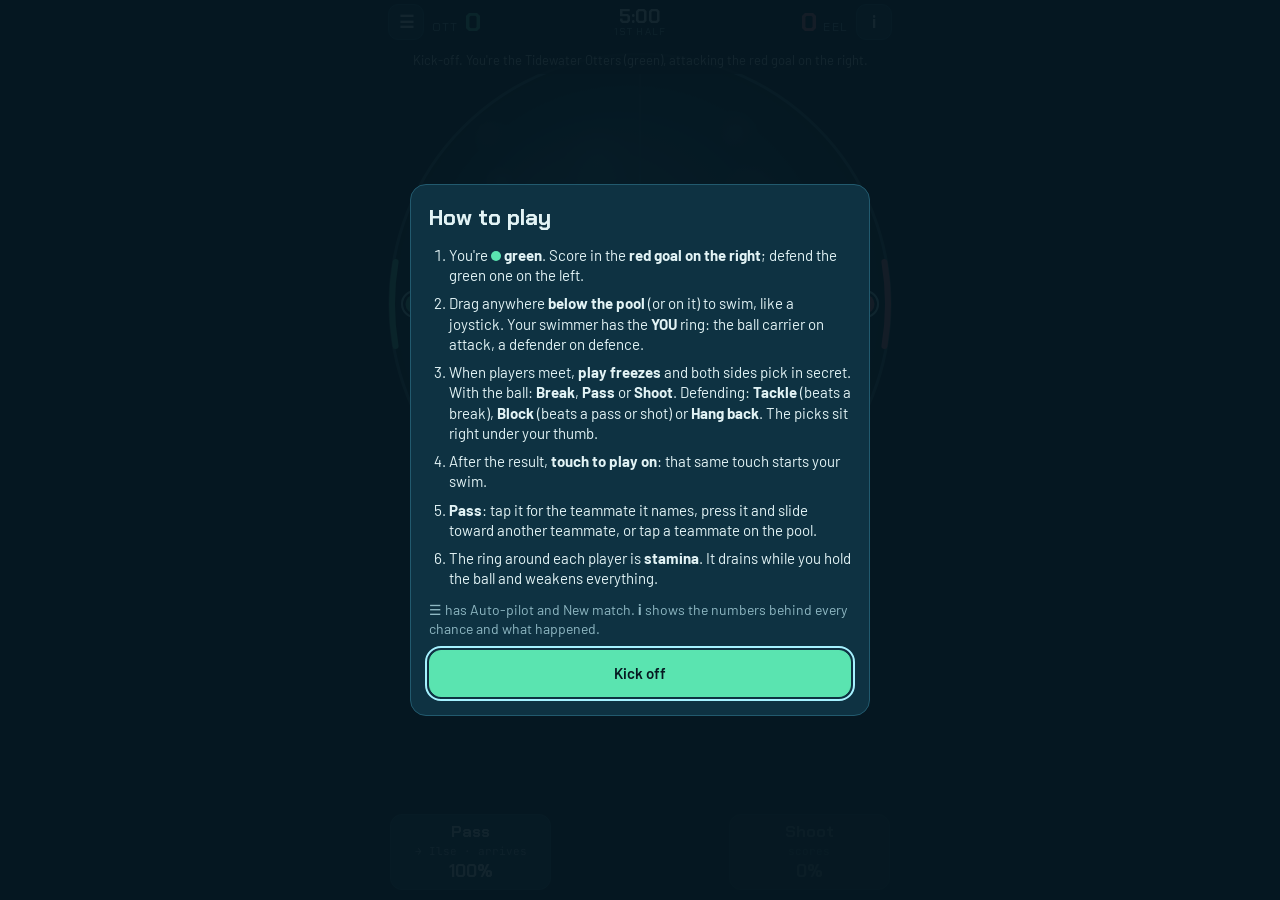
<file: index.html>
<!doctype html>
<html lang="en">
<head>
  <meta charset="utf-8">
  <meta name="viewport" content="width=device-width, initial-scale=1, viewport-fit=cover, user-scalable=no">
  <meta name="apple-mobile-web-app-capable" content="yes">
  <title>Sphere Pool</title>
  <link rel="preconnect" href="https://fonts.googleapis.com">
  <link rel="preconnect" href="https://fonts.gstatic.com" crossorigin>
  <link href="https://fonts.googleapis.com/css2?family=Chakra+Petch:wght@500;700&family=Barlow:wght@400;500;600&family=JetBrains+Mono:wght@400;600&display=swap" rel="stylesheet">
  <script type="module" crossorigin src="./assets/main-DR3LllI7.js"></script>
  <link rel="modulepreload" crossorigin href="./assets/rng-Bv-wW62z.js">
  <link rel="stylesheet" crossorigin href="./assets/main-DX0ECAOu.css">
</head>
<body>
  <!-- One fixed screen: score bar, the pool, and the thumb zone (drag anywhere empty to swim; picks sit at its foot). -->
  <div class="app" id="app">
    <header class="board">
      <button class="icon" id="menuBtn" aria-label="Menu">☰</button>
      <div class="side you"><span class="tname" id="n0"></span><span class="score" id="s0">0</span></div>
      <div class="clock"><div class="t" id="clock">5:00</div><div class="h" id="half">1st half</div></div>
      <div class="side r them"><span class="score" id="s1">0</span><span class="tname" id="n1"></span></div>
      <button class="icon" id="infoBtn" aria-label="The numbers">i</button>
    </header>
    <div class="stage" id="stage">
      <canvas id="pool" aria-label="Top-down view of the sphere pool"></canvas>
      <div class="toast" id="toast" aria-live="polite"></div>
      <div class="overlay" id="overlay" hidden></div>
    </div>
    <section class="zone" id="zone">
      <div class="status" id="status" aria-live="polite"></div>
      <div class="slots">
        <button class="slot" id="slot0" data-i="0"></button>
        <button class="slot" id="slot1" data-i="1"></button>
        <button class="slot" id="slot2" data-i="2"></button>
      </div>
    </section>
    <div class="stick" id="stick" hidden><div class="knob" id="knob"></div></div>
  </div>
  <div class="sheet" id="intro" hidden role="dialog" aria-modal="true" aria-labelledby="introTitle"></div>
  <div class="sheet" id="menu" hidden role="dialog" aria-modal="true" aria-label="Menu"></div>
  <div class="sheet" id="info" hidden role="dialog" aria-modal="true" aria-label="The numbers"></div>
</body>
</html>
</file>
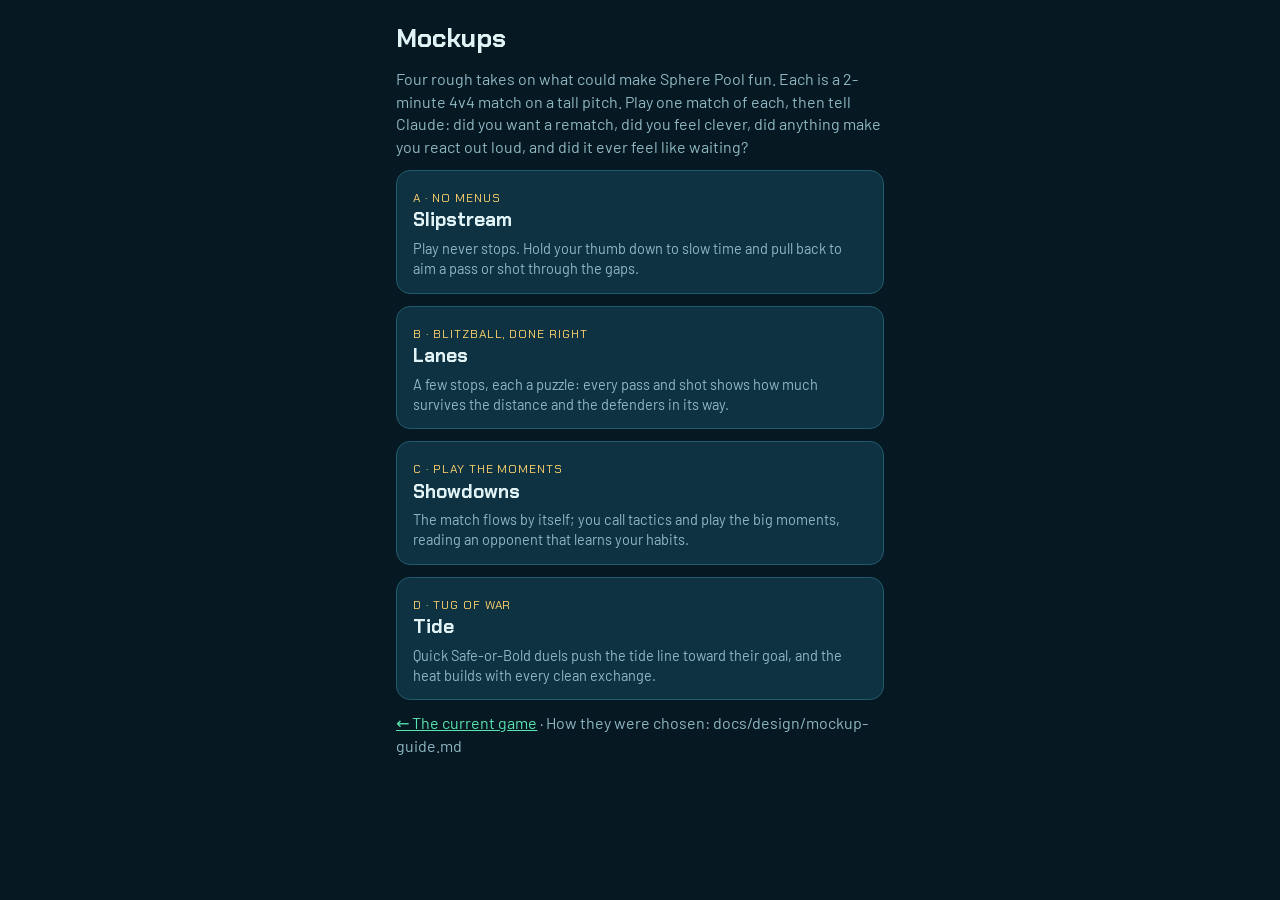
<file: mockups/index.html>
<!doctype html>
<html lang="en">
<head>
  <meta charset="utf-8">
  <meta name="viewport" content="width=device-width, initial-scale=1, viewport-fit=cover">
  <title>Sphere Pool · Mockups</title>
  <link rel="preconnect" href="https://fonts.googleapis.com">
  <link rel="preconnect" href="https://fonts.gstatic.com" crossorigin>
  <link href="https://fonts.googleapis.com/css2?family=Chakra+Petch:wght@500;700&family=Barlow:wght@400;500;600&display=swap" rel="stylesheet">
  <style>
    :root { --abyss: #061821; --panel: #0e3242; --line: #225a6e; --ink: #e2f3f5; --muted: #8fb8c3; --you: #5ae4b0; --gold: #ffd36b; color-scheme: dark; }
    * { box-sizing: border-box; }
    body { margin: 0; background: var(--abyss); color: var(--ink); font-family: "Barlow", system-ui, sans-serif; line-height: 1.4; }
    main { max-width: 520px; margin: 0 auto; padding: calc(env(safe-area-inset-top, 0px) + 20px) 16px calc(env(safe-area-inset-bottom, 0px) + 24px); display: flex; flex-direction: column; gap: 12px; }
    h1 { font-family: "Chakra Petch", sans-serif; font-size: 26px; margin: 0; }
    p { margin: 0; color: var(--muted); }
    a.card { display: block; text-decoration: none; color: inherit; background: var(--panel); border: 1px solid var(--line); border-radius: 14px; padding: 14px 16px; }
    a.card:active, a.card:hover { border-color: var(--you); }
    .card h2 { font-family: "Chakra Petch", sans-serif; font-size: 19px; margin: 0 0 4px; }
    .card .tag { color: var(--gold); font-size: 12px; letter-spacing: .08em; text-transform: uppercase; font-family: "Chakra Petch", sans-serif; }
    .card p { font-size: 14.5px; margin-top: 4px; }
    .back { color: var(--you); }
  </style>
</head>
<body>
  <main>
    <h1>Mockups</h1>
    <p>Four rough takes on what could make Sphere Pool fun. Each is a 2-minute 4v4 match on a tall pitch. Play one match of each, then tell Claude: did you want a rematch, did you feel clever, did anything make you react out loud, and did it ever feel like waiting?</p>
    <a class="card" href="./slipstream/"><span class="tag">A · no menus</span><h2>Slipstream</h2><p>Play never stops. Hold your thumb down to slow time and pull back to aim a pass or shot through the gaps.</p></a>
    <a class="card" href="./lanes/"><span class="tag">B · Blitzball, done right</span><h2>Lanes</h2><p>A few stops, each a puzzle: every pass and shot shows how much survives the distance and the defenders in its way.</p></a>
    <a class="card" href="./showdowns/"><span class="tag">C · play the moments</span><h2>Showdowns</h2><p>The match flows by itself; you call tactics and play the big moments, reading an opponent that learns your habits.</p></a>
    <a class="card" href="./tide/"><span class="tag">D · tug of war</span><h2>Tide</h2><p>Quick Safe-or-Bold duels push the tide line toward their goal, and the heat builds with every clean exchange.</p></a>
    <p><a class="back" href="../">← The current game</a> · How they were chosen: docs/design/mockup-guide.md</p>
  </main>
</body>
</html>
</file>
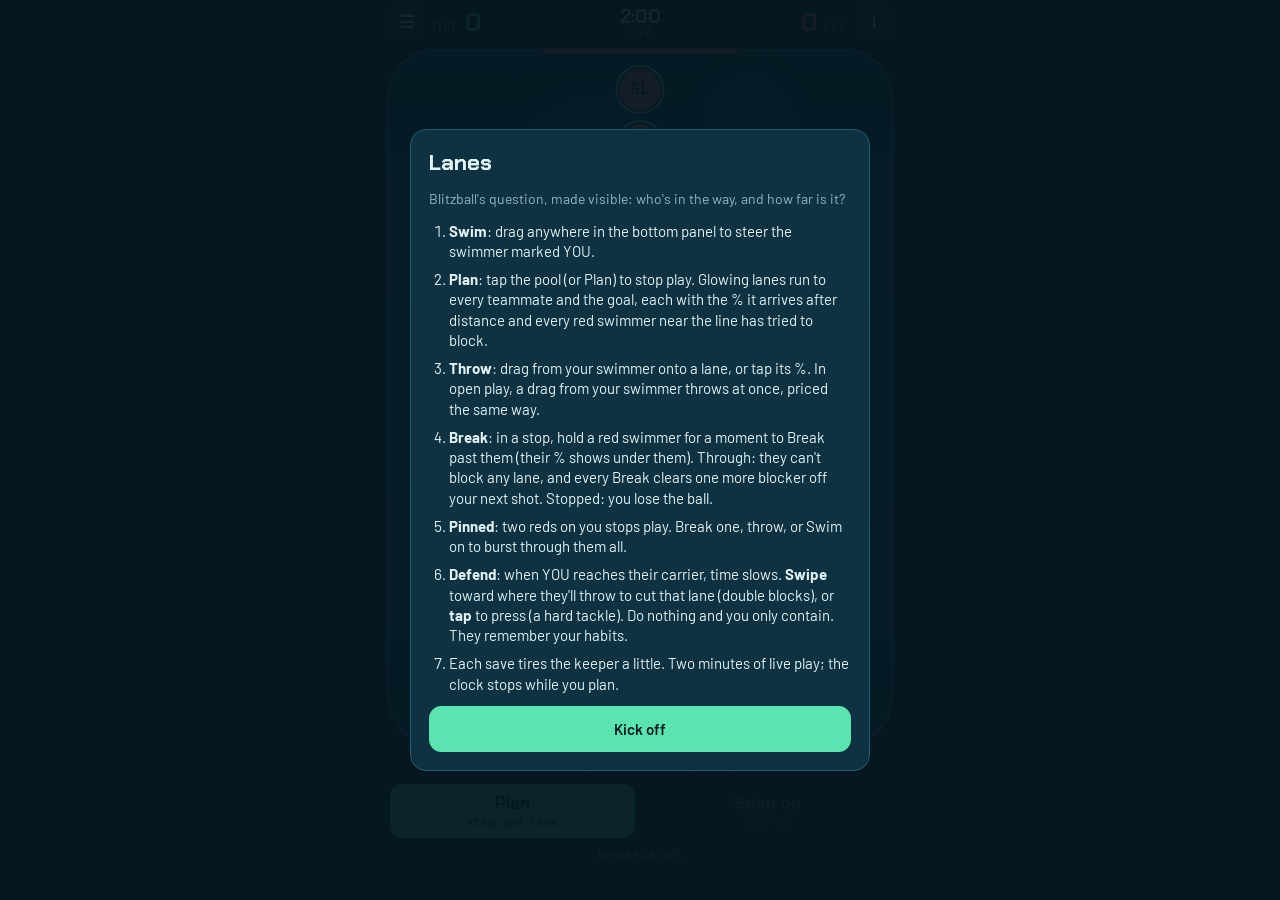
<file: mockups/lanes/index.html>
<!doctype html>
<html lang="en">
<head>
  <meta charset="utf-8">
  <meta name="viewport" content="width=device-width, initial-scale=1, viewport-fit=cover, user-scalable=no">
  <title>Sphere Pool · Lanes</title>
  <link rel="preconnect" href="https://fonts.googleapis.com"><link rel="preconnect" href="https://fonts.gstatic.com" crossorigin><link href="https://fonts.googleapis.com/css2?family=Chakra+Petch:wght@500;700&family=Barlow:wght@400;500;600&family=JetBrains+Mono:wght@400;600&display=swap" rel="stylesheet">
  <script type="module" crossorigin src="../../assets/lanes-B-rnD2b3.js"></script>
  <link rel="modulepreload" crossorigin href="../../assets/rng-Bv-wW62z.js">
  <link rel="modulepreload" crossorigin href="../../assets/memory-Ct4SMeTe.js">
  <link rel="stylesheet" crossorigin href="../../assets/memory-B96jPU-w.css">
</head>
<body>
</body>
</html>
</file>
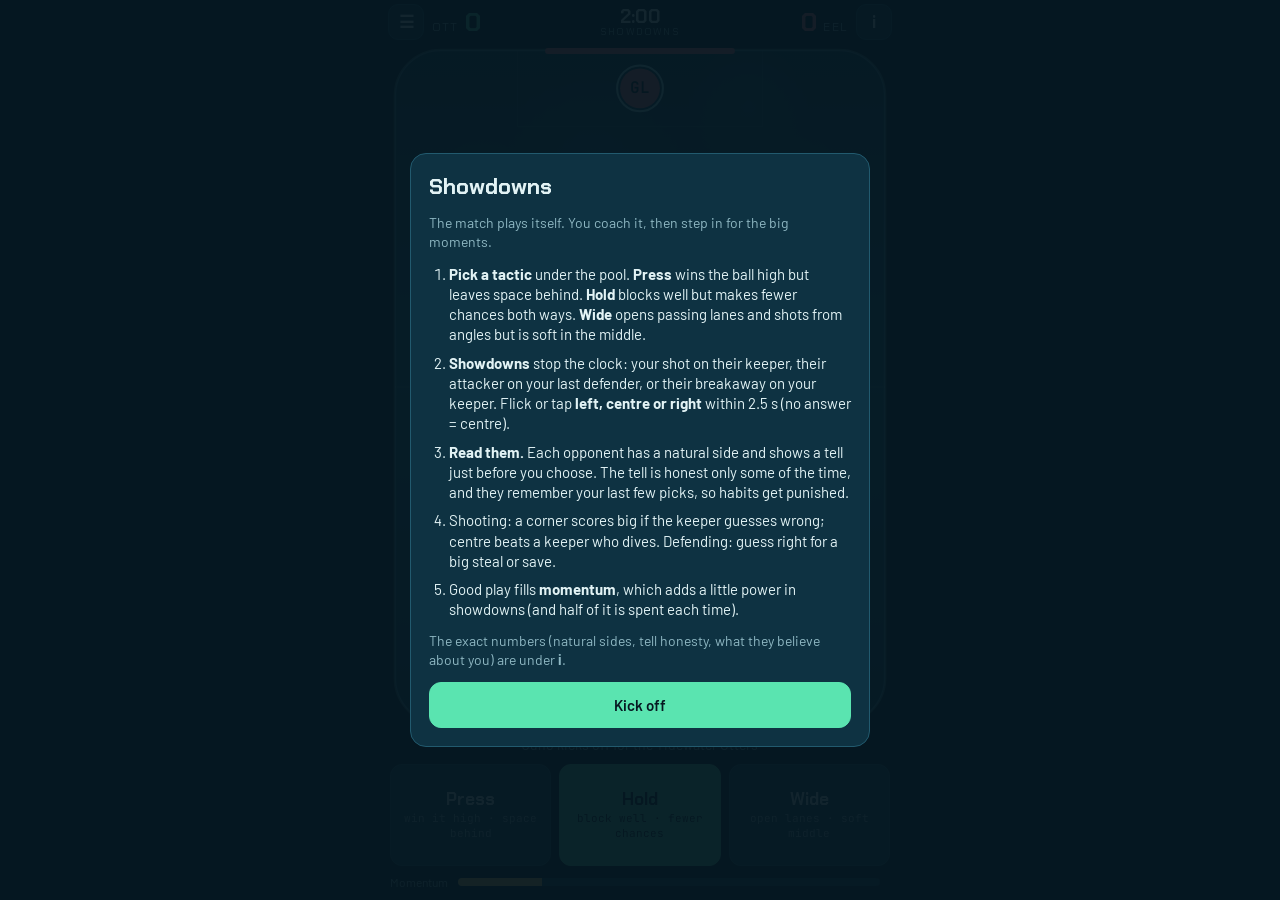
<file: mockups/showdowns/index.html>
<!doctype html>
<html lang="en">
<head>
  <meta charset="utf-8">
  <meta name="viewport" content="width=device-width, initial-scale=1, viewport-fit=cover, user-scalable=no">
  <title>Sphere Pool · Showdowns</title>
  <link rel="preconnect" href="https://fonts.googleapis.com"><link rel="preconnect" href="https://fonts.gstatic.com" crossorigin><link href="https://fonts.googleapis.com/css2?family=Chakra+Petch:wght@500;700&family=Barlow:wght@400;500;600&family=JetBrains+Mono:wght@400;600&display=swap" rel="stylesheet">
  <script type="module" crossorigin src="../../assets/showdowns-DifXYUYm.js"></script>
  <link rel="modulepreload" crossorigin href="../../assets/rng-Bv-wW62z.js">
  <link rel="modulepreload" crossorigin href="../../assets/memory-Ct4SMeTe.js">
  <link rel="stylesheet" crossorigin href="../../assets/memory-B96jPU-w.css">
</head>
<body>
</body>
</html>
</file>
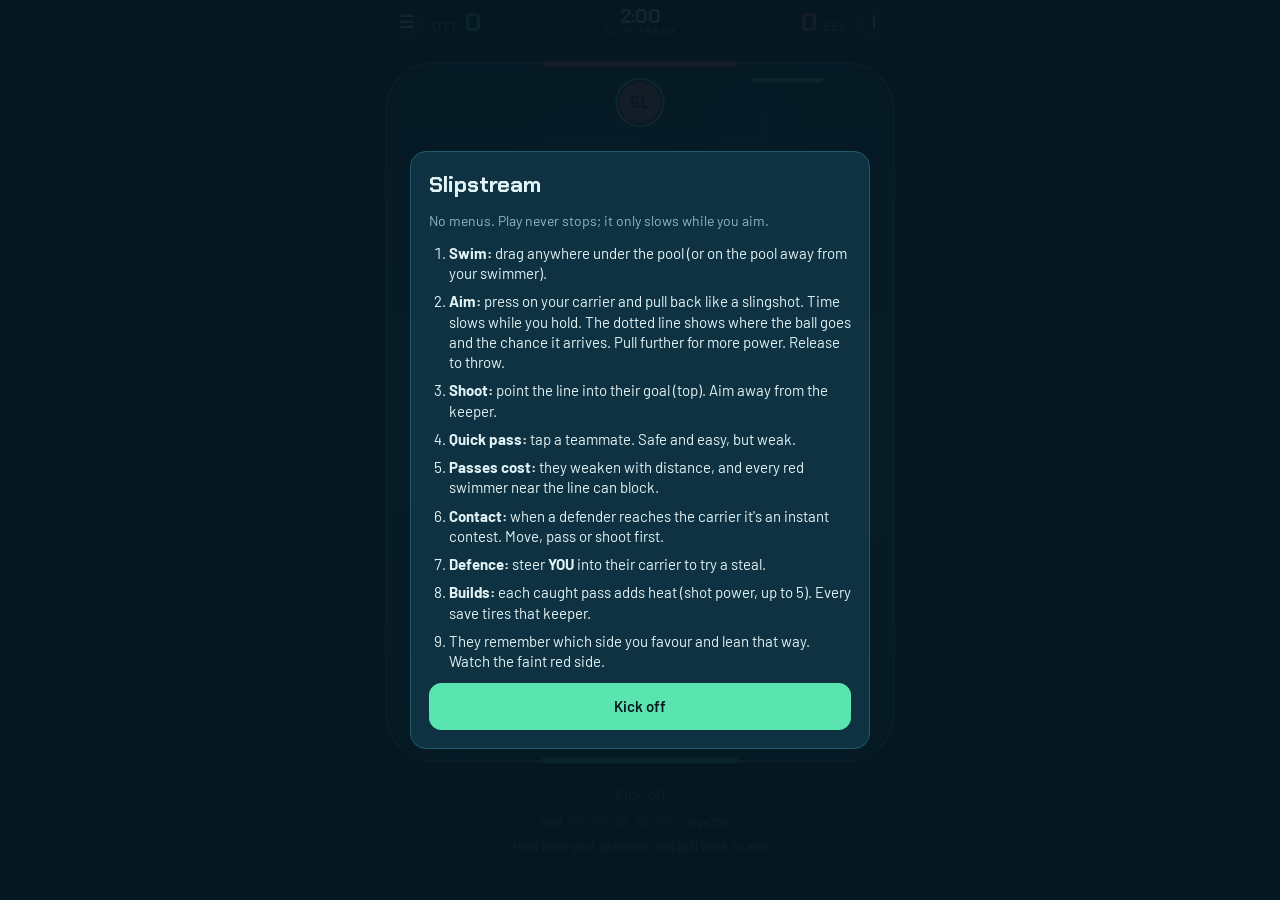
<file: mockups/slipstream/index.html>
<!doctype html>
<html lang="en">
<head>
  <meta charset="utf-8">
  <meta name="viewport" content="width=device-width, initial-scale=1, viewport-fit=cover, user-scalable=no">
  <title>Sphere Pool · Slipstream</title>
  <link rel="preconnect" href="https://fonts.googleapis.com"><link rel="preconnect" href="https://fonts.gstatic.com" crossorigin><link href="https://fonts.googleapis.com/css2?family=Chakra+Petch:wght@500;700&family=Barlow:wght@400;500;600&family=JetBrains+Mono:wght@400;600&display=swap" rel="stylesheet">
  <script type="module" crossorigin src="../../assets/slipstream-Du5w1DRm.js"></script>
  <link rel="modulepreload" crossorigin href="../../assets/rng-Bv-wW62z.js">
  <link rel="modulepreload" crossorigin href="../../assets/memory-Ct4SMeTe.js">
  <link rel="stylesheet" crossorigin href="../../assets/memory-B96jPU-w.css">
</head>
<body>
</body>
</html>
</file>
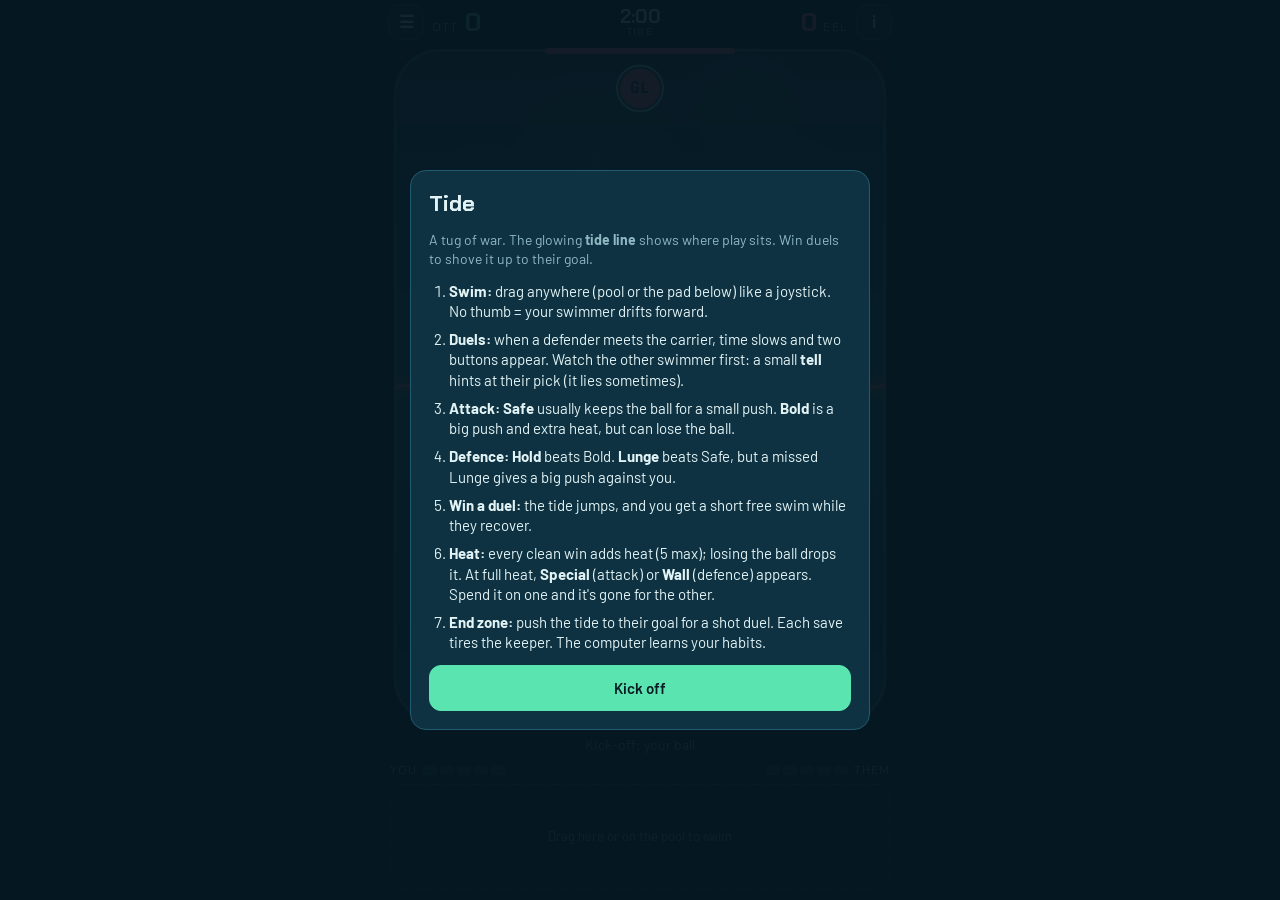
<file: mockups/tide/index.html>
<!doctype html>
<html lang="en">
<head>
  <meta charset="utf-8">
  <meta name="viewport" content="width=device-width, initial-scale=1, viewport-fit=cover, user-scalable=no">
  <title>Sphere Pool · Tide</title>
  <link rel="preconnect" href="https://fonts.googleapis.com"><link rel="preconnect" href="https://fonts.gstatic.com" crossorigin><link href="https://fonts.googleapis.com/css2?family=Chakra+Petch:wght@500;700&family=Barlow:wght@400;500;600&family=JetBrains+Mono:wght@400;600&display=swap" rel="stylesheet">
  <script type="module" crossorigin src="../../assets/tide-D6S1muwU.js"></script>
  <link rel="modulepreload" crossorigin href="../../assets/rng-Bv-wW62z.js">
  <link rel="modulepreload" crossorigin href="../../assets/memory-Ct4SMeTe.js">
  <link rel="stylesheet" crossorigin href="../../assets/memory-B96jPU-w.css">
</head>
<body>
</body>
</html>
</file>
<file: assets/main-DX0ECAOu.css>
:root{--abyss: #061821;--deep: #0b2a38;--panel: #0e3242;--panel-2: #123c4f;--line: #225a6e;--ink: #e2f3f5;--muted: #8fb8c3;--you: #5ae4b0;--them: #ff7380;--glow: #a6f2ff;--gold: #ffd36b;--f-display: "Chakra Petch", "Trebuchet MS", sans-serif;--f-body: "Barlow", system-ui, sans-serif;--f-mono: "JetBrains Mono", ui-monospace, Menlo, monospace;--bar: 44px;--zone-min: 196px;--safe-t: env(safe-area-inset-top, 0px);--safe-b: env(safe-area-inset-bottom, 0px);color-scheme:dark}*{box-sizing:border-box}[hidden]{display:none!important}html,body{height:100%;margin:0;overflow:hidden;overscroll-behavior:none}body{background:var(--abyss);color:var(--ink);font-family:var(--f-body);font-size:15px;line-height:1.35}.app{height:100vh;height:100dvh;max-width:520px;margin:0 auto;display:flex;flex-direction:column;padding-top:var(--safe-t);padding-bottom:var(--safe-b);touch-action:none;user-select:none;-webkit-user-select:none;-webkit-touch-callout:none;overflow:hidden}.board{height:var(--bar);flex:none;display:grid;grid-template-columns:auto 1fr auto 1fr auto;align-items:center;gap:8px;padding:0 8px;font-family:var(--f-display)}.side{display:flex;align-items:baseline;gap:6px;min-width:0}.side.r{justify-content:flex-end}.tname{font-size:12px;letter-spacing:.1em;text-transform:uppercase;color:var(--muted);white-space:nowrap}.score{font-size:26px;font-weight:700;line-height:1;font-variant-numeric:tabular-nums}.you .score{color:var(--you)}.them .score{color:var(--them)}.clock{text-align:center;font-variant-numeric:tabular-nums;line-height:1.05}.clock .t{font-size:19px;font-weight:700}.clock .h{font-size:10px;letter-spacing:.12em;color:var(--muted);text-transform:uppercase}.icon{width:36px;height:36px;padding:0;border-radius:10px;font-family:var(--f-display);font-size:17px;font-weight:700}.stage{position:relative;flex:none;align-self:center;aspect-ratio:1;width:min(100%,calc(100dvh - var(--bar) - var(--zone-min) - var(--safe-t) - var(--safe-b)))}canvas{width:100%;height:100%;display:block;border-radius:50%}.toast{position:absolute;left:50%;top:4px;transform:translate(-50%);max-width:92%;padding:4px 10px;border-radius:8px;background:color-mix(in srgb,var(--abyss) 80%,transparent);font-size:13px;text-align:center;pointer-events:none;transition:opacity .4s;white-space:nowrap;overflow:hidden;text-overflow:ellipsis}.toast.off{opacity:0}.toast.you{color:var(--you)}.toast.them{color:var(--them)}.toast.goal{color:var(--gold);font-weight:600}.overlay{position:absolute;top:0;right:0;bottom:0;left:0;display:flex;flex-direction:column;align-items:center;justify-content:center;gap:12px;text-align:center;background:color-mix(in srgb,var(--abyss) 72%,transparent);border-radius:50%;padding:18px}.overlay h2{font-family:var(--f-display);font-size:34px;margin:0;letter-spacing:.04em}.overlay p{margin:0;color:var(--muted);max-width:26ch}.zone{flex:1;min-height:var(--zone-min);display:flex;flex-direction:column;gap:8px;padding:6px 10px 10px}.status{font-size:14px;color:var(--muted);min-height:2.7em;text-align:center}.status b{color:var(--ink)}.status .you{color:var(--you)}.status .them{color:var(--them)}.status .goal{color:var(--gold);font-weight:600}.status .go{display:block;margin-top:2px;color:var(--glow);font-family:var(--f-display);letter-spacing:.06em;text-transform:uppercase;font-size:12px}.slots{margin-top:auto;display:grid;grid-template-columns:repeat(3,1fr);gap:8px}.slot{height:76px;display:flex;flex-direction:column;align-items:center;justify-content:center;gap:1px;padding:6px 4px;touch-action:none}.slot.empty{visibility:hidden;pointer-events:none}.slot.dim{opacity:.4}.slot .lb{font-family:var(--f-display);font-weight:700;font-size:16px}.slot .sb{font-family:var(--f-mono);font-size:11px;color:var(--muted);white-space:nowrap;overflow:hidden;text-overflow:ellipsis;max-width:100%}.slot .pc{font-family:var(--f-display);font-weight:700;font-size:17px}.slot.pressed{border-color:var(--glow);background:color-mix(in srgb,var(--glow) 16%,var(--panel-2))}.stick{position:fixed;width:64px;height:64px;margin:-32px 0 0 -32px;border-radius:50%;border:2px solid rgba(255,255,255,.3);pointer-events:none;z-index:5}.knob{position:absolute;left:50%;top:50%;width:22px;height:22px;margin:-11px 0 0 -11px;border-radius:50%;background:#ffffff59}button{font:inherit;color:var(--ink);background:var(--panel-2);border:1px solid var(--line);border-radius:12px;cursor:pointer;text-align:center}button:hover{border-color:var(--glow)}button:focus-visible{outline:2px solid var(--glow);outline-offset:2px}button.primary{background:var(--you);color:var(--abyss);border-color:var(--you);font-weight:600;padding:12px}.sheet{position:fixed;top:0;right:0;bottom:0;left:0;z-index:20;background:color-mix(in srgb,var(--abyss) 94%,transparent);overflow:auto;display:flex;justify-content:center;overscroll-behavior:contain;touch-action:pan-y;padding-top:calc(var(--safe-t) + 16px);padding-bottom:calc(var(--safe-b) + 16px);padding-left:14px;padding-right:14px}.sheet .card{max-width:460px;width:100%;margin:auto 0;display:flex;flex-direction:column;gap:12px;background:var(--panel);border:1px solid var(--line);border-radius:16px;padding:18px}.sheet h2{font-family:var(--f-display);font-size:22px;margin:0}.sheet h3{font-family:var(--f-display);font-size:15px;margin:4px 0 0;color:var(--muted);letter-spacing:.06em;text-transform:uppercase}.sheet ol{margin:0;padding-left:1.3em;display:flex;flex-direction:column;gap:8px;font-size:15px}.sheet .k{display:inline-block;width:10px;height:10px;border-radius:50%}.sheet .k.you{background:var(--you)}.sheet .note{color:var(--muted);font-size:14px;margin:0}.sheet .menu button{display:block;width:100%;padding:13px;margin-bottom:8px;font-size:16px}.sheet .menu button.on{background:var(--glow);color:var(--abyss);border-color:var(--glow)}.stats{font-family:var(--f-mono);font-size:12.5px;color:var(--muted)}.defs{margin:4px 0;padding:0;list-style:none;font-family:var(--f-mono);font-size:12.5px;color:var(--muted);display:flex;flex-direction:column;gap:2px}.log{font-family:var(--f-mono);font-size:12px;color:var(--muted);display:flex;flex-direction:column;gap:8px}.log div{overflow-wrap:anywhere}.log .hd{display:block;font-family:var(--f-body);font-size:14px;color:var(--ink)}.log .mx{display:block;font-size:11.5px;margin-top:2px}.log .you .hd{color:var(--you)}.log .them .hd{color:var(--them)}.log .goal .hd{color:var(--gold);font-weight:600}
</file>
<file: assets/memory-B96jPU-w.css>
:root{--abyss: #061821;--deep: #0b2a38;--panel: #0e3242;--panel-2: #123c4f;--line: #225a6e;--ink: #e2f3f5;--muted: #8fb8c3;--you: #5ae4b0;--them: #ff7380;--glow: #a6f2ff;--gold: #ffd36b;--f-display: "Chakra Petch", "Trebuchet MS", sans-serif;--f-body: "Barlow", system-ui, sans-serif;--f-mono: "JetBrains Mono", ui-monospace, Menlo, monospace;--bar: 44px;--safe-t: env(safe-area-inset-top, 0px);--safe-b: env(safe-area-inset-bottom, 0px);color-scheme:dark}*{box-sizing:border-box}[hidden]{display:none!important}html,body{height:100%;margin:0;overflow:hidden;overscroll-behavior:none}body{background:var(--abyss);color:var(--ink);font-family:var(--f-body);font-size:15px;line-height:1.35}.app{height:100vh;height:100dvh;max-width:520px;margin:0 auto;display:flex;flex-direction:column;padding-top:var(--safe-t);padding-bottom:var(--safe-b);touch-action:none;user-select:none;-webkit-user-select:none;-webkit-touch-callout:none;overflow:hidden}.board{height:var(--bar);flex:none;display:grid;grid-template-columns:auto 1fr auto 1fr auto;align-items:center;gap:8px;padding:0 8px;font-family:var(--f-display)}.side{display:flex;align-items:baseline;gap:6px;min-width:0}.side.r{justify-content:flex-end}.tname{font-size:12px;letter-spacing:.1em;color:var(--muted)}.score{font-size:26px;font-weight:700;line-height:1;font-variant-numeric:tabular-nums}.you .score{color:var(--you)}.them .score{color:var(--them)}.clock{text-align:center;font-variant-numeric:tabular-nums;line-height:1.05}.clock .t{font-size:19px;font-weight:700}.clock .h{font-size:10px;letter-spacing:.12em;color:var(--muted);text-transform:uppercase}.icon{display:inline-grid;place-items:center;width:36px;height:36px;padding:0;border-radius:10px;font-family:var(--f-display);font-size:17px;font-weight:700;text-decoration:none;color:var(--ink);background:var(--panel-2);border:1px solid var(--line)}.stage{position:relative;flex:1;min-height:0}.stage canvas{position:absolute;top:0;right:0;bottom:0;left:0;width:100%;height:100%;display:block}.toast{position:absolute;left:50%;top:8px;transform:translate(-50%);max-width:92%;padding:4px 10px;border-radius:8px;background:color-mix(in srgb,var(--abyss) 82%,transparent);font-size:13px;text-align:center;pointer-events:none;transition:opacity .4s;white-space:nowrap;overflow:hidden;text-overflow:ellipsis}.toast.off{opacity:0}.toast.you{color:var(--you)}.toast.them{color:var(--them)}.toast.goal{color:var(--gold);font-weight:600}.overlay{position:absolute;top:0;right:0;bottom:0;left:0;display:flex;flex-direction:column;align-items:center;justify-content:center;gap:12px;text-align:center;background:color-mix(in srgb,var(--abyss) 70%,transparent);padding:18px}.overlay h2{font-family:var(--f-display);font-size:34px;margin:0;letter-spacing:.04em}.overlay p{margin:0;color:var(--muted);max-width:28ch}.zone{height:var(--zone-h);flex:none;position:relative;display:flex;flex-direction:column;gap:8px;padding:6px 10px 10px}.status{font-size:14px;color:var(--muted);text-align:center;min-height:1.4em}.status b{color:var(--ink)}button{font:inherit;color:var(--ink);background:var(--panel-2);border:1px solid var(--line);border-radius:12px;cursor:pointer;text-align:center;touch-action:none}button:focus-visible{outline:2px solid var(--glow);outline-offset:2px}button.primary{background:var(--you);color:var(--abyss);border-color:var(--you);font-weight:600;padding:12px}button.dim{opacity:.4}.big{font-family:var(--f-display);font-weight:700;font-size:17px}.sub{display:block;font-family:var(--f-mono);font-size:11px;color:var(--muted)}.sheet{position:fixed;top:0;right:0;bottom:0;left:0;z-index:20;background:color-mix(in srgb,var(--abyss) 94%,transparent);overflow:auto;display:flex;justify-content:center;overscroll-behavior:contain;touch-action:pan-y;padding:calc(var(--safe-t) + 16px) 14px calc(var(--safe-b) + 16px)}.sheet .card{max-width:460px;width:100%;margin:auto 0;display:flex;flex-direction:column;gap:12px;background:var(--panel);border:1px solid var(--line);border-radius:16px;padding:18px}.sheet h2{font-family:var(--f-display);font-size:22px;margin:0}.sheet ol,.sheet ul{margin:0;padding-left:1.3em;display:flex;flex-direction:column;gap:8px}.sheet .note{color:var(--muted);font-size:14px;margin:0}.stats{font-family:var(--f-mono);font-size:12.5px;color:var(--muted)}
</file>
